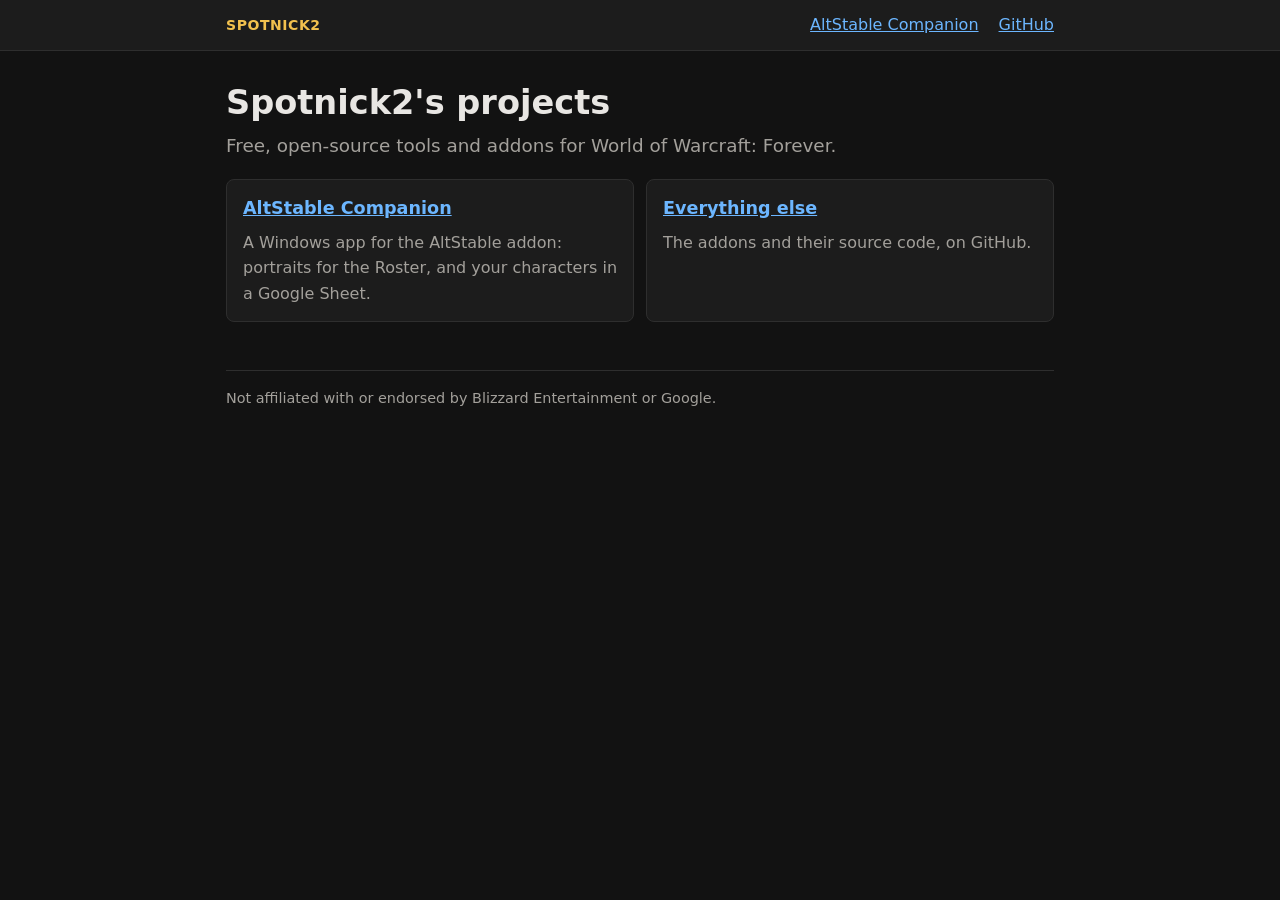
<file: index.html>
<!doctype html>
<html lang="en">
<head>
  <meta charset="utf-8">
  <meta name="viewport" content="width=device-width, initial-scale=1">
  <title>Spotnick2's projects</title>
  <meta name="description" content="Free tools and addons for World of Warcraft: Forever by Spotnick2.">
  <link rel="stylesheet" href="/style.css">
</head>
<body>
  <header class="site">
    <nav>
      <span class="brand">Spotnick2</span>
      <a href="/altstable-companion/">AltStable Companion</a>
      <a href="https://github.com/Spotnick2">GitHub</a>
    </nav>
  </header>
  <main>
    <h1>Spotnick2's projects</h1>
    <p class="lede">Free, open-source tools and addons for World of Warcraft: Forever.</p>

    <div class="cards">
      <div class="card">
        <h3><a href="/altstable-companion/">AltStable Companion</a></h3>
        <p>A Windows app for the AltStable addon: portraits for the Roster, and your characters in a Google Sheet.</p>
      </div>
      <div class="card">
        <h3><a href="https://github.com/Spotnick2">Everything else</a></h3>
        <p>The addons and their source code, on GitHub.</p>
      </div>
    </div>

    <footer>
      Not affiliated with or endorsed by Blizzard Entertainment or Google.
    </footer>
  </main>
</body>
</html>
</file>
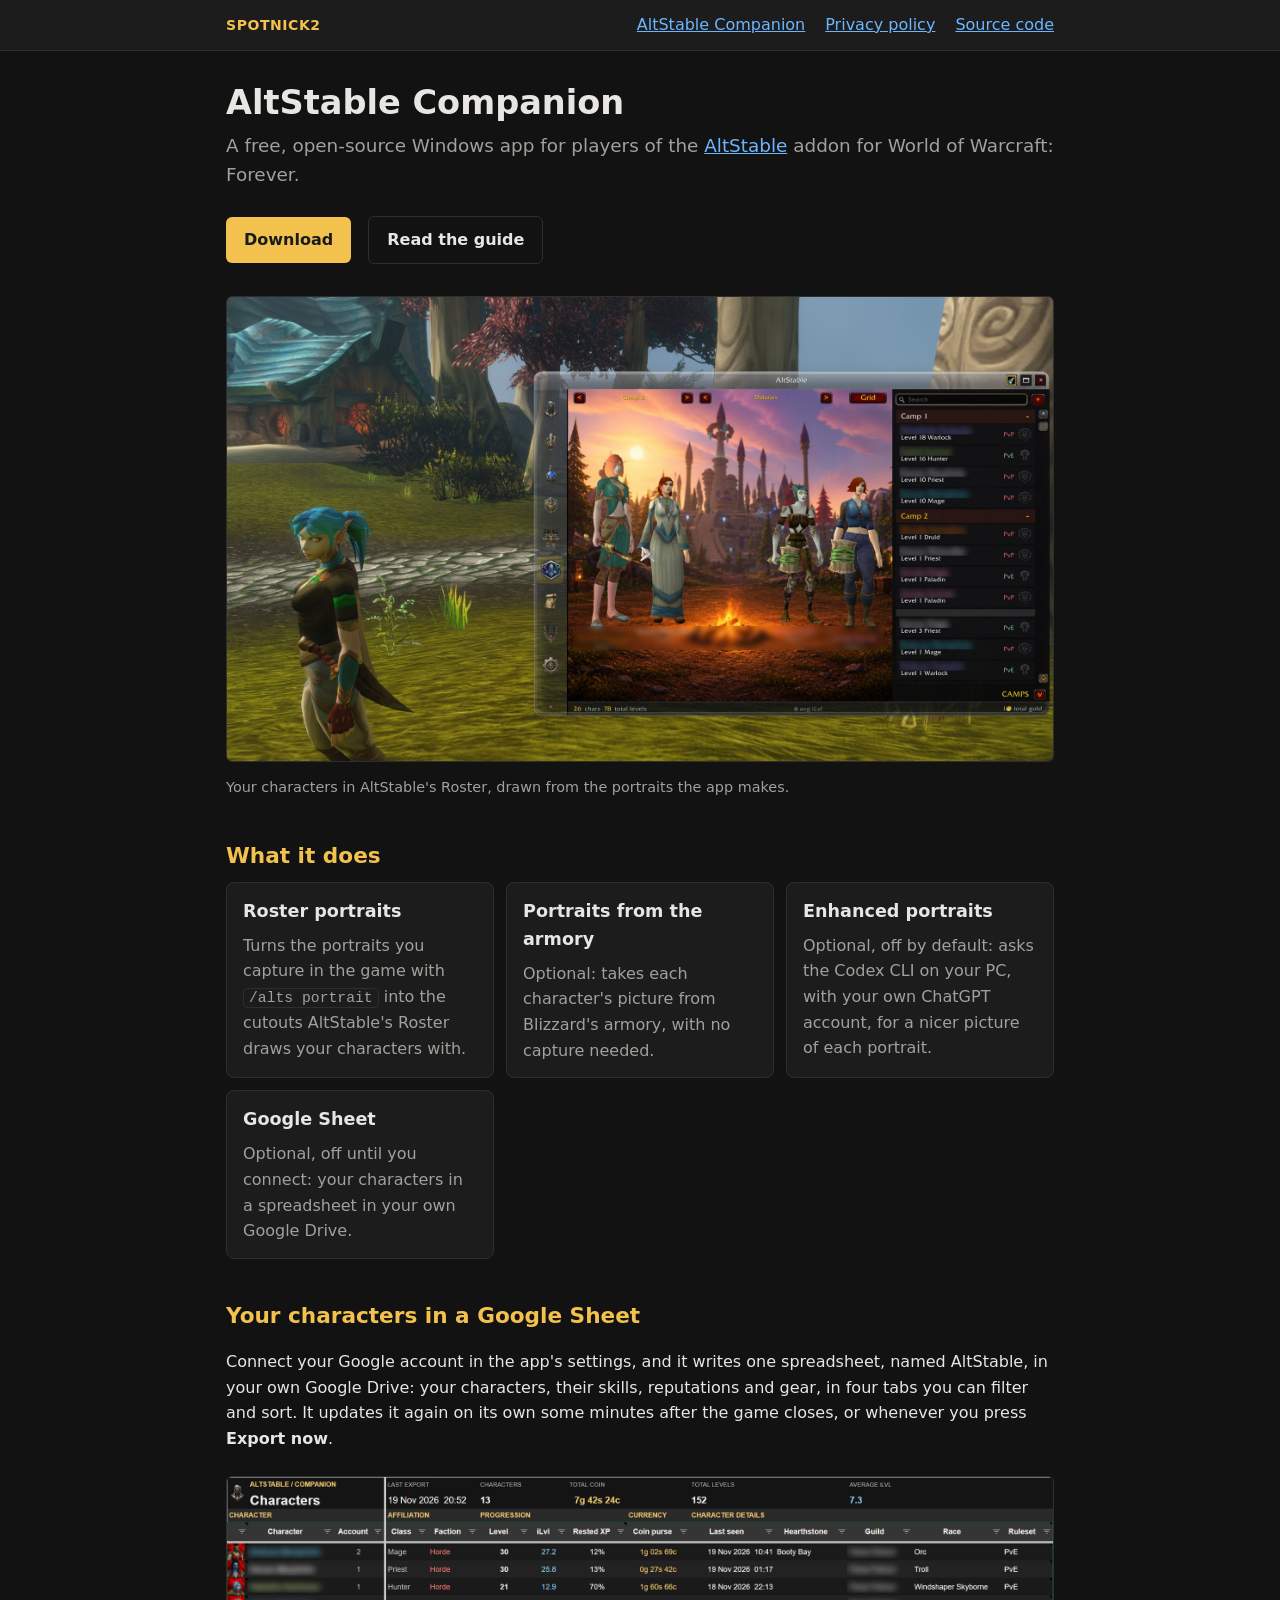
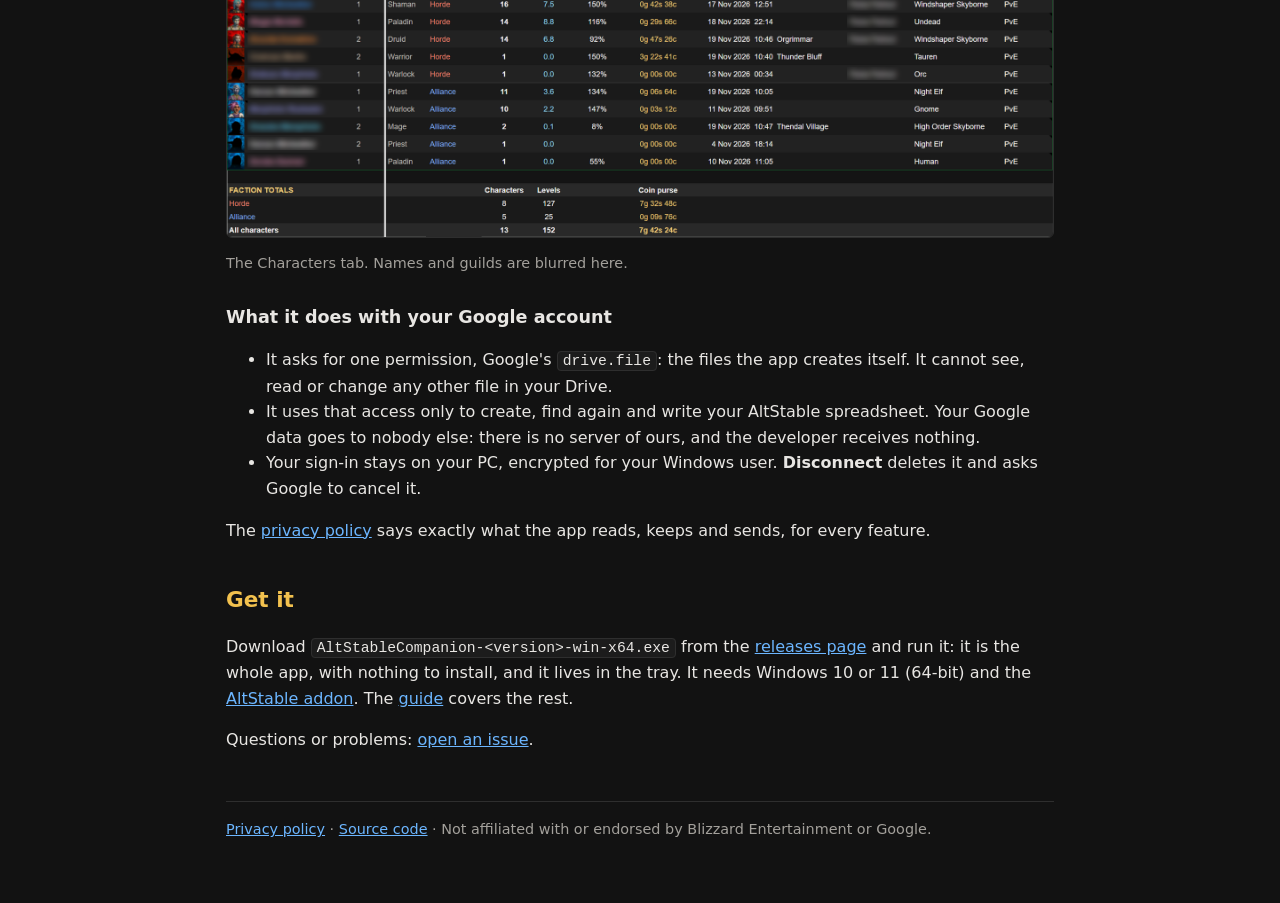
<file: altstable-companion/index.html>
<!doctype html>
<html lang="en">
<head>
  <meta charset="utf-8">
  <meta name="viewport" content="width=device-width, initial-scale=1">
  <title>AltStable Companion</title>
  <meta name="description" content="A free Windows app for the AltStable addon for World of Warcraft: Forever: portraits for the Roster, and your characters in a Google Sheet.">
  <link rel="stylesheet" href="/style.css">
</head>
<body>
  <header class="site">
    <nav>
      <span class="brand">Spotnick2</span>
      <a href="/altstable-companion/">AltStable Companion</a>
      <a href="/altstable-companion/privacy/">Privacy policy</a>
      <a href="https://github.com/Spotnick2/AltStableCompanion">Source code</a>
    </nav>
  </header>
  <main>
    <h1>AltStable Companion</h1>
    <p class="lede">A free, open-source Windows app for players of the
      <a href="https://github.com/Spotnick2/AltStable">AltStable</a> addon for World of Warcraft: Forever.</p>

    <a class="button" href="https://github.com/Spotnick2/AltStableCompanion/releases">Download</a>
    <a class="button secondary" href="https://github.com/Spotnick2/AltStableCompanion#readme">Read the guide</a>

    <figure>
      <img src="roster.jpg" alt="Four characters standing around a campfire in AltStable's Roster" width="1920" height="1080" loading="lazy">
      <figcaption>Your characters in AltStable's Roster, drawn from the portraits the app makes.</figcaption>
    </figure>

    <h2>What it does</h2>
    <div class="cards">
      <div class="card">
        <h3>Roster portraits</h3>
        <p>Turns the portraits you capture in the game with <code>/alts portrait</code> into the cutouts AltStable's Roster draws your characters with.</p>
      </div>
      <div class="card">
        <h3>Portraits from the armory</h3>
        <p>Optional: takes each character's picture from Blizzard's armory, with no capture needed.</p>
      </div>
      <div class="card">
        <h3>Enhanced portraits</h3>
        <p>Optional, off by default: asks the Codex CLI on your PC, with your own ChatGPT account, for a nicer picture of each portrait.</p>
      </div>
      <div class="card">
        <h3>Google Sheet</h3>
        <p>Optional, off until you connect: your characters in a spreadsheet in your own Google Drive.</p>
      </div>
    </div>

    <h2>Your characters in a Google Sheet</h2>
    <p>Connect your Google account in the app's settings, and it writes one spreadsheet, named
      AltStable, in your own Google Drive: your characters, their skills, reputations and gear,
      in four tabs you can filter and sort. It updates it again on its own some minutes after the
      game closes, or whenever you press <strong>Export now</strong>.</p>

    <figure>
      <img src="sheet.png" alt="The Characters tab of the AltStable spreadsheet: portraits, class-coloured names, levels, coin, hearthstones and each faction's totals" width="1860" height="812" loading="lazy">
      <figcaption>The Characters tab. Names and guilds are blurred here.</figcaption>
    </figure>

    <h3>What it does with your Google account</h3>
    <ul>
      <li>It asks for one permission, Google's <code>drive.file</code>: the files the app creates
        itself. It cannot see, read or change any other file in your Drive.</li>
      <li>It uses that access only to create, find again and write your AltStable spreadsheet.
        Your Google data goes to nobody else: there is no server of ours, and the developer
        receives nothing.</li>
      <li>Your sign-in stays on your PC, encrypted for your Windows user. <strong>Disconnect</strong>
        deletes it and asks Google to cancel it.</li>
    </ul>
    <p>The <a href="/altstable-companion/privacy/">privacy policy</a> says exactly what the app reads,
      keeps and sends, for every feature.</p>

    <h2>Get it</h2>
    <p>Download <code>AltStableCompanion-&lt;version&gt;-win-x64.exe</code> from the
      <a href="https://github.com/Spotnick2/AltStableCompanion/releases">releases page</a> and run it:
      it is the whole app, with nothing to install, and it lives in the tray. It needs Windows 10
      or 11 (64-bit) and the <a href="https://www.curseforge.com/wow/addons/altstable">AltStable addon</a>.
      The <a href="https://github.com/Spotnick2/AltStableCompanion#readme">guide</a> covers the rest.</p>
    <p>Questions or problems: <a href="https://github.com/Spotnick2/AltStableCompanion/issues">open an issue</a>.</p>

    <footer>
      <a href="/altstable-companion/privacy/">Privacy policy</a> ·
      <a href="https://github.com/Spotnick2/AltStableCompanion">Source code</a> ·
      Not affiliated with or endorsed by Blizzard Entertainment or Google.
    </footer>
  </main>
</body>
</html>
</file>
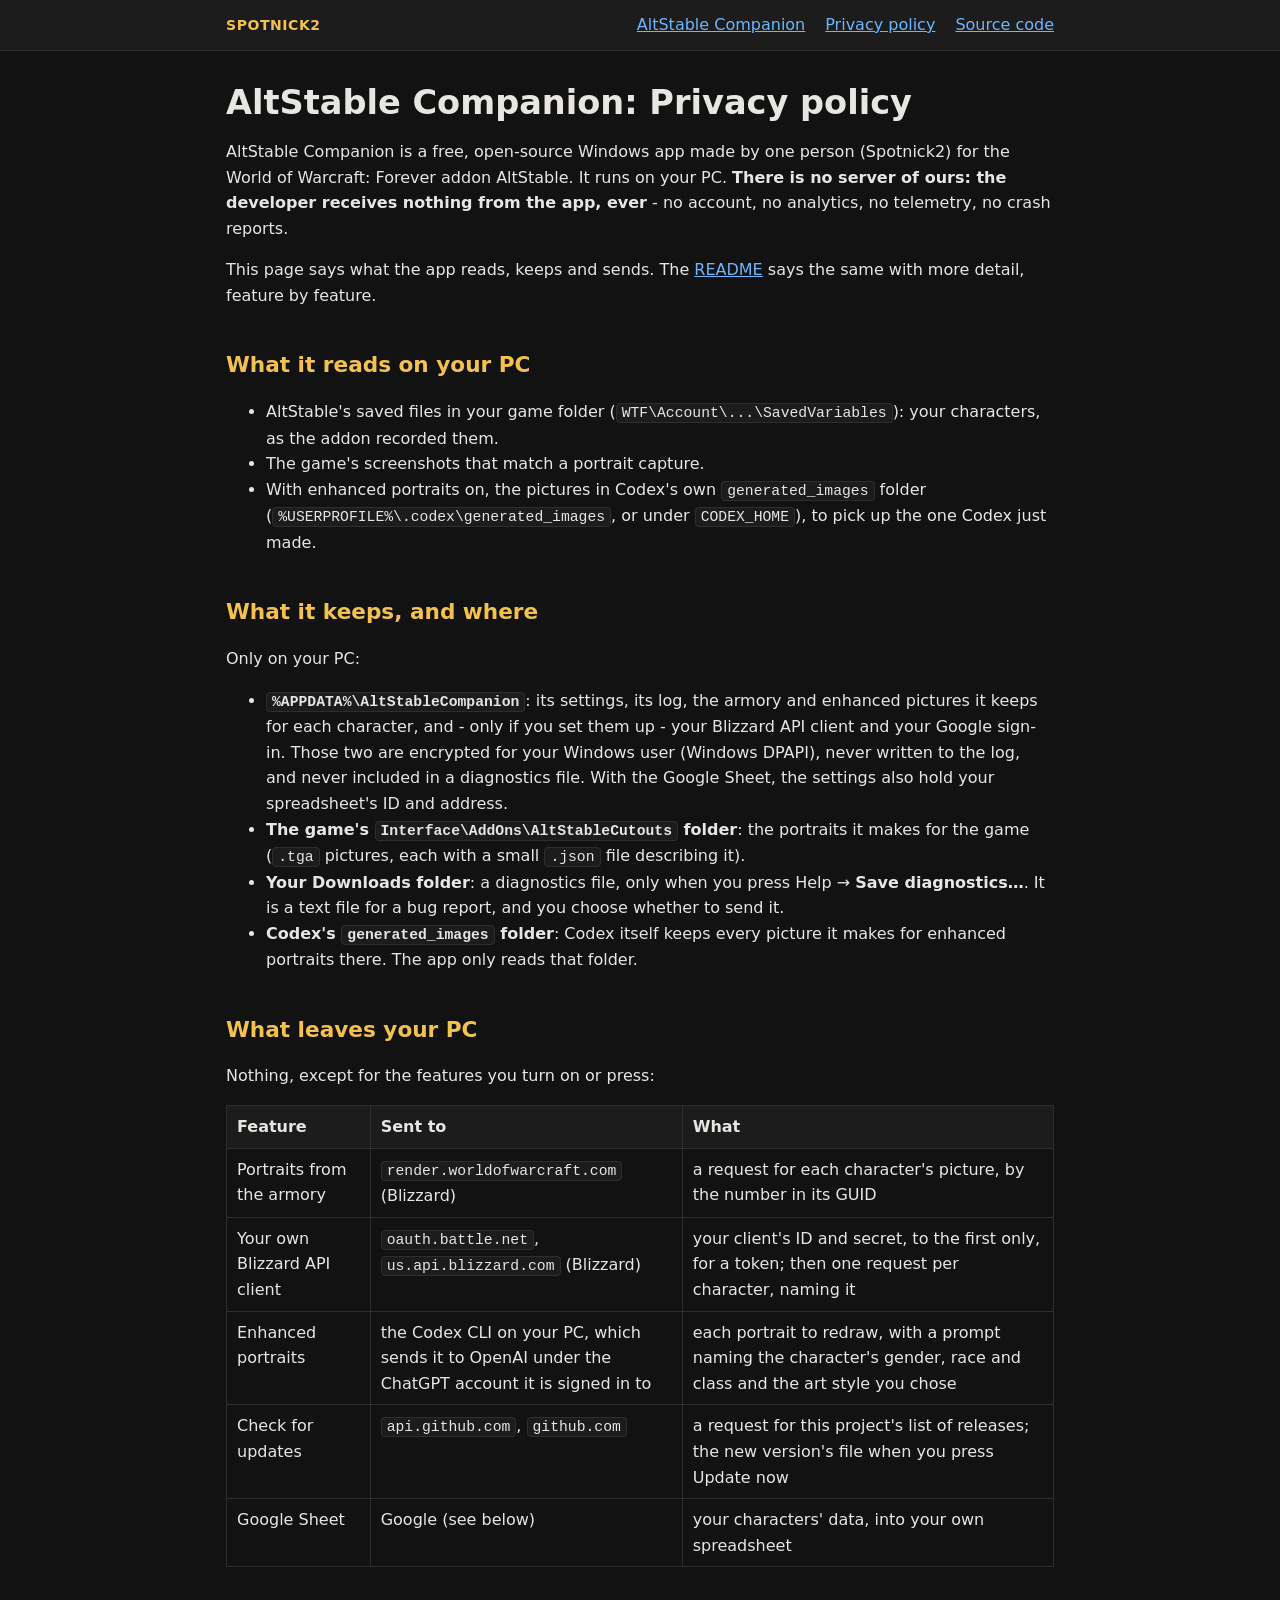
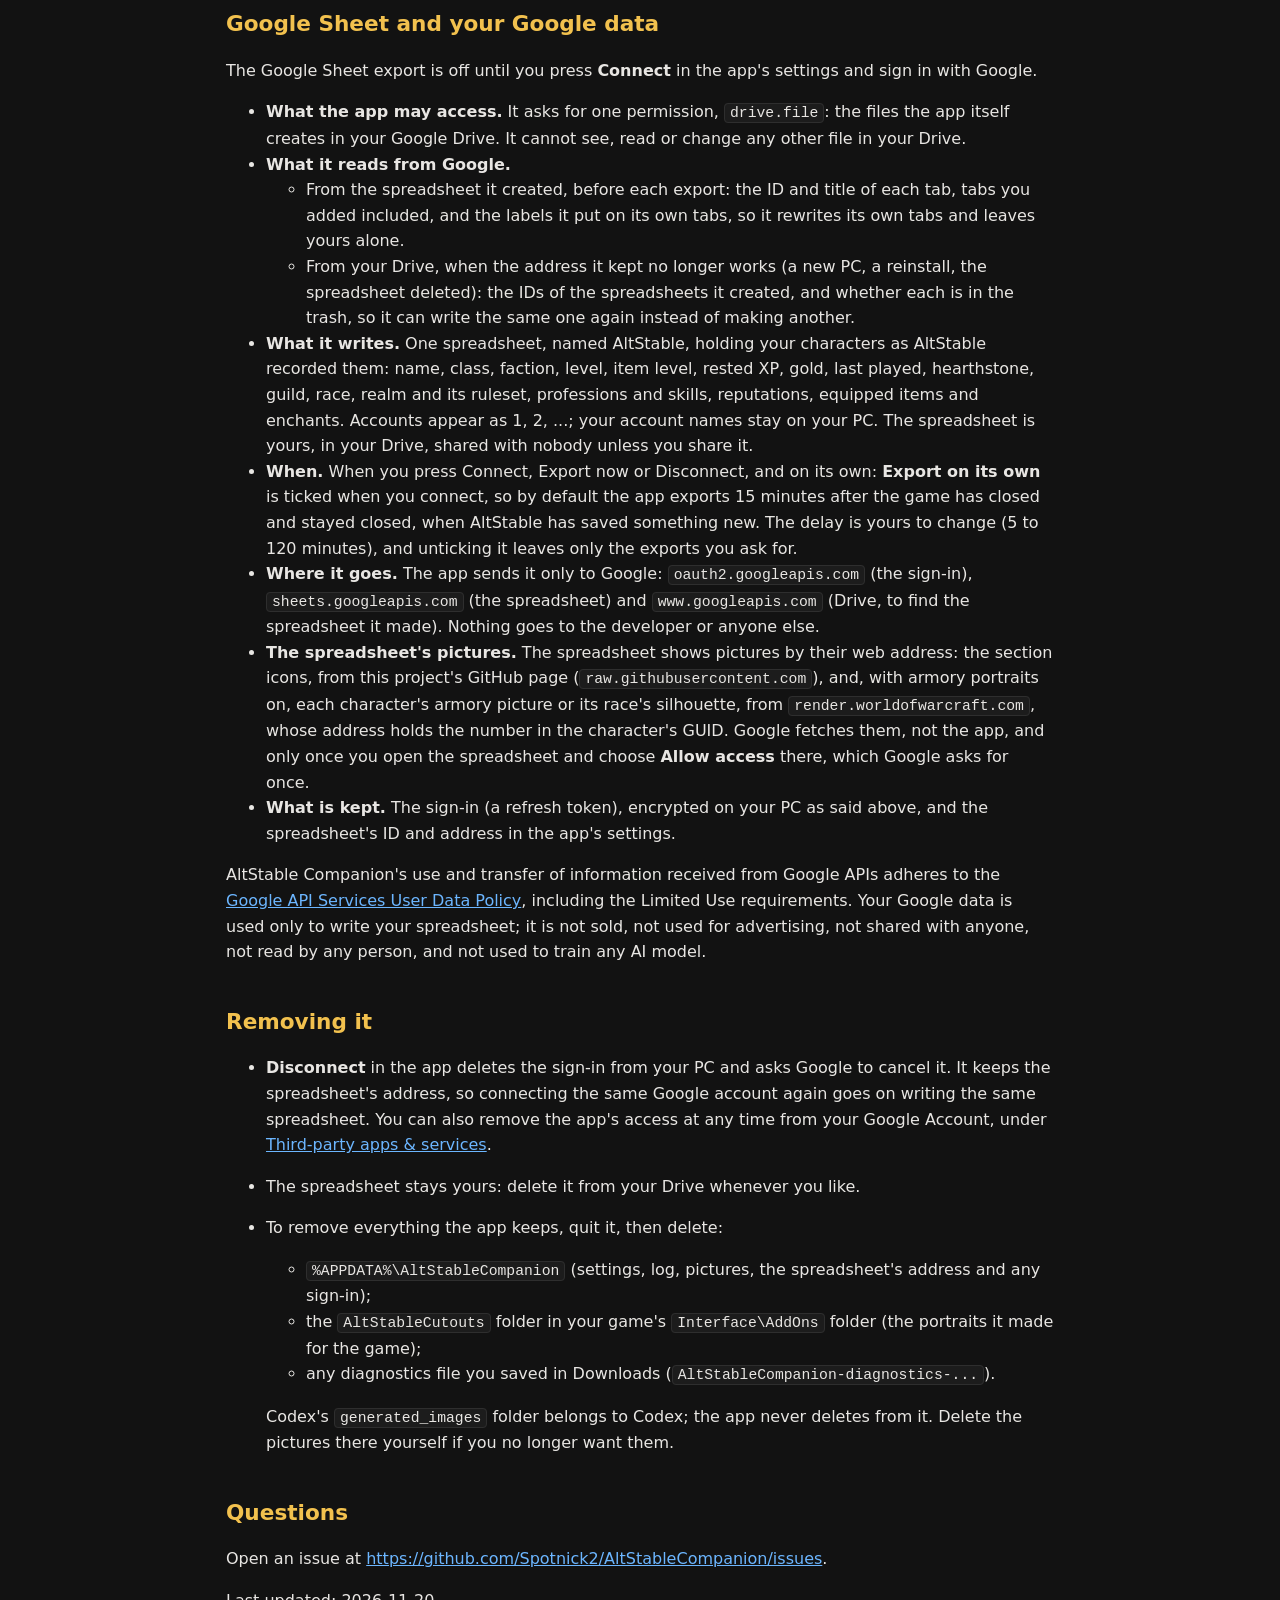
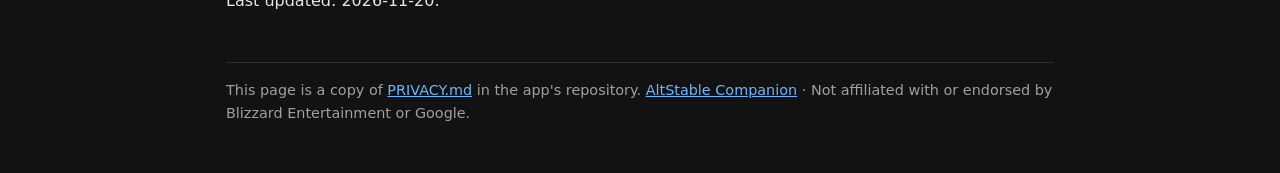
<file: altstable-companion/privacy/index.html>
<!doctype html>
<html lang="en">
<head>
  <meta charset="utf-8">
  <meta name="viewport" content="width=device-width, initial-scale=1">
  <title>AltStable Companion privacy policy</title>
  <meta name="description" content="What AltStable Companion reads, keeps and sends, and what it does with your Google data.">
  <link rel="stylesheet" href="/style.css">
</head>
<body>
  <header class="site">
    <nav>
      <span class="brand">Spotnick2</span>
      <a href="/altstable-companion/">AltStable Companion</a>
      <a href="/altstable-companion/privacy/">Privacy policy</a>
      <a href="https://github.com/Spotnick2/AltStableCompanion">Source code</a>
    </nav>
  </header>
  <main>
    <h1>AltStable Companion: Privacy policy</h1>
<p>AltStable Companion is a free, open-source Windows app made by one person (Spotnick2) for the
World of Warcraft: Forever addon AltStable. It runs on your PC. <strong>There is no server of ours:
the developer receives nothing from the app, ever</strong> - no account, no analytics, no telemetry,
no crash reports.</p>
<p>This page says what the app reads, keeps and sends. The <a href="https://github.com/Spotnick2/AltStableCompanion/blob/main/README.md#what-it-touches">README</a>
says the same with more detail, feature by feature.</p>
<div class="markdown-heading"><h2 class="heading-element">What it reads on your PC</h2><a id="user-content-what-it-reads-on-your-pc" class="anchor" aria-label="Permalink: What it reads on your PC" href="#what-it-reads-on-your-pc"><span aria-hidden="true" class="octicon octicon-link"></span></a></div>
<ul>
<li>AltStable's saved files in your game folder (<code>WTF\Account\...\SavedVariables</code>): your
characters, as the addon recorded them.</li>
<li>The game's screenshots that match a portrait capture.</li>
<li>With enhanced portraits on, the pictures in Codex's own <code>generated_images</code> folder
(<code>%USERPROFILE%\.codex\generated_images</code>, or under <code>CODEX_HOME</code>), to pick up the one
Codex just made.</li>
</ul>
<div class="markdown-heading"><h2 class="heading-element">What it keeps, and where</h2><a id="user-content-what-it-keeps-and-where" class="anchor" aria-label="Permalink: What it keeps, and where" href="#what-it-keeps-and-where"><span aria-hidden="true" class="octicon octicon-link"></span></a></div>
<p>Only on your PC:</p>
<ul>
<li>
<strong><code>%APPDATA%\AltStableCompanion</code></strong>: its settings, its log, the armory and enhanced
pictures it keeps for each character, and - only if you set them up - your Blizzard API
client and your Google sign-in. Those two are encrypted for your Windows user (Windows
DPAPI), never written to the log, and never included in a diagnostics file. With the
Google Sheet, the settings also hold your spreadsheet's ID and address.</li>
<li>
<strong>The game's <code>Interface\AddOns\AltStableCutouts</code> folder</strong>: the portraits it makes for the
game (<code>.tga</code> pictures, each with a small <code>.json</code> file describing it).</li>
<li>
<strong>Your Downloads folder</strong>: a diagnostics file, only when you press Help → <strong>Save
diagnostics…</strong>. It is a text file for a bug report, and you choose whether to send it.</li>
<li>
<strong>Codex's <code>generated_images</code> folder</strong>: Codex itself keeps every picture it makes for
enhanced portraits there. The app only reads that folder.</li>
</ul>
<div class="markdown-heading"><h2 class="heading-element">What leaves your PC</h2><a id="user-content-what-leaves-your-pc" class="anchor" aria-label="Permalink: What leaves your PC" href="#what-leaves-your-pc"><span aria-hidden="true" class="octicon octicon-link"></span></a></div>
<p>Nothing, except for the features you turn on or press:</p>
<table>
<thead>
<tr>
<th>Feature</th>
<th>Sent to</th>
<th>What</th>
</tr>
</thead>
<tbody>
<tr>
<td>Portraits from the armory</td>
<td>
<code>render.worldofwarcraft.com</code> (Blizzard)</td>
<td>a request for each character's picture, by the number in its GUID</td>
</tr>
<tr>
<td>Your own Blizzard API client</td>
<td>
<code>oauth.battle.net</code>, <code>us.api.blizzard.com</code> (Blizzard)</td>
<td>your client's ID and secret, to the first only, for a token; then one request per character, naming it</td>
</tr>
<tr>
<td>Enhanced portraits</td>
<td>the Codex CLI on your PC, which sends it to OpenAI under the ChatGPT account it is signed in to</td>
<td>each portrait to redraw, with a prompt naming the character's gender, race and class and the art style you chose</td>
</tr>
<tr>
<td>Check for updates</td>
<td>
<code>api.github.com</code>, <code>github.com</code>
</td>
<td>a request for this project's list of releases; the new version's file when you press Update now</td>
</tr>
<tr>
<td>Google Sheet</td>
<td>Google (see below)</td>
<td>your characters' data, into your own spreadsheet</td>
</tr>
</tbody>
</table>
<div class="markdown-heading"><h2 class="heading-element">Google Sheet and your Google data</h2><a id="user-content-google-sheet-and-your-google-data" class="anchor" aria-label="Permalink: Google Sheet and your Google data" href="#google-sheet-and-your-google-data"><span aria-hidden="true" class="octicon octicon-link"></span></a></div>
<p>The Google Sheet export is off until you press <strong>Connect</strong> in the app's settings and sign in
with Google.</p>
<ul>
<li>
<strong>What the app may access.</strong> It asks for one permission, <code>drive.file</code>: the files the app
itself creates in your Google Drive. It cannot see, read or change any other file in your
Drive.</li>
<li>
<strong>What it reads from Google.</strong>
<ul>
<li>From the spreadsheet it created, before each export: the ID and title of each tab, tabs
you added included, and the labels it put on its own tabs, so it rewrites its own tabs
and leaves yours alone.</li>
<li>From your Drive, when the address it kept no longer works (a new PC, a reinstall, the
spreadsheet deleted): the IDs of the spreadsheets it created, and whether each is in the
trash, so it can write the same one again instead of making another.</li>
</ul>
</li>
<li>
<strong>What it writes.</strong> One spreadsheet, named AltStable, holding your characters as AltStable
recorded them: name, class, faction, level, item level, rested XP, gold, last played,
hearthstone, guild, race, realm and its ruleset, professions and skills, reputations,
equipped items and enchants. Accounts appear as 1, 2, ...; your account names stay on your
PC. The spreadsheet is yours, in your Drive, shared with nobody unless you share it.</li>
<li>
<strong>When.</strong> When you press Connect, Export now or Disconnect, and on its own: <strong>Export on its
own</strong> is ticked when you connect, so by default the app exports 15 minutes after the game
has closed and stayed closed, when AltStable has saved something new. The delay is yours
to change (5 to 120 minutes), and unticking it leaves only the exports you ask for.</li>
<li>
<strong>Where it goes.</strong> The app sends it only to Google: <code>oauth2.googleapis.com</code> (the sign-in),
<code>sheets.googleapis.com</code> (the spreadsheet) and <code>www.googleapis.com</code> (Drive, to find the
spreadsheet it made). Nothing goes to the developer or anyone else.</li>
<li>
<strong>The spreadsheet's pictures.</strong> The spreadsheet shows pictures by their web address: the
section icons, from this project's GitHub page (<code>raw.githubusercontent.com</code>), and, with
armory portraits on, each character's armory picture or its race's silhouette, from
<code>render.worldofwarcraft.com</code>, whose address holds the number in the character's GUID.
Google fetches them, not the app, and only once you open the spreadsheet and choose
<strong>Allow access</strong> there, which Google asks for once.</li>
<li>
<strong>What is kept.</strong> The sign-in (a refresh token), encrypted on your PC as said above, and the
spreadsheet's ID and address in the app's settings.</li>
</ul>
<p>AltStable Companion's use and transfer of information received from Google APIs adheres to
the <a href="https://developers.google.com/terms/api-services-user-data-policy" rel="nofollow">Google API Services User Data Policy</a>,
including the Limited Use requirements. Your Google data is used only to write your
spreadsheet; it is not sold, not used for advertising, not shared with anyone, not read by
any person, and not used to train any AI model.</p>
<div class="markdown-heading"><h2 class="heading-element">Removing it</h2><a id="user-content-removing-it" class="anchor" aria-label="Permalink: Removing it" href="#removing-it"><span aria-hidden="true" class="octicon octicon-link"></span></a></div>
<ul>
<li>
<p><strong>Disconnect</strong> in the app deletes the sign-in from your PC and asks Google to cancel it.
It keeps the spreadsheet's address, so connecting the same Google account again goes on
writing the same spreadsheet. You can also remove the app's access at any time from your
Google Account, under <a href="https://myaccount.google.com/connections" rel="nofollow">Third-party apps &amp; services</a>.</p>
</li>
<li>
<p>The spreadsheet stays yours: delete it from your Drive whenever you like.</p>
</li>
<li>
<p>To remove everything the app keeps, quit it, then delete:</p>
<ul>
<li>
<code>%APPDATA%\AltStableCompanion</code> (settings, log, pictures, the spreadsheet's address and
any sign-in);</li>
<li>the <code>AltStableCutouts</code> folder in your game's <code>Interface\AddOns</code> folder (the portraits it
made for the game);</li>
<li>any diagnostics file you saved in Downloads (<code>AltStableCompanion-diagnostics-...</code>).</li>
</ul>
<p>Codex's <code>generated_images</code> folder belongs to Codex; the app never deletes from it. Delete
the pictures there yourself if you no longer want them.</p>
</li>
</ul>
<div class="markdown-heading"><h2 class="heading-element">Questions</h2><a id="user-content-questions" class="anchor" aria-label="Permalink: Questions" href="#questions"><span aria-hidden="true" class="octicon octicon-link"></span></a></div>
<p>Open an issue at <a href="https://github.com/Spotnick2/AltStableCompanion/issues">https://github.com/Spotnick2/AltStableCompanion/issues</a>.</p>
<p>Last updated: 2026-11-20.</p>
    <footer>
      This page is a copy of
      <a href="https://github.com/Spotnick2/AltStableCompanion/blob/main/PRIVACY.md">PRIVACY.md</a>
      in the app's repository. <a href="/altstable-companion/">AltStable Companion</a> ·
      Not affiliated with or endorsed by Blizzard Entertainment or Google.
    </footer>
  </main>
</body>
</html>
</file>
<file: style.css>
:root {
  color-scheme: dark;
  --bg: #121212;
  --panel: #1c1c1c;
  --line: #2e2e2e;
  --text: #e8e6e3;
  --muted: #a3a09b;
  --gold: #f2c14e;
  --link: #6cb6ff;
}

* { box-sizing: border-box; }

body {
  margin: 0;
  background: var(--bg);
  color: var(--text);
  font: 16px/1.6 system-ui, -apple-system, "Segoe UI", Roboto, sans-serif;
}

main {
  max-width: 860px;
  margin: 0 auto;
  padding: 32px 16px 64px;
}

header.site {
  border-bottom: 1px solid var(--line);
  background: var(--panel);
}

header.site nav {
  max-width: 860px;
  margin: 0 auto;
  padding: 12px 16px;
  display: flex;
  gap: 20px;
  flex-wrap: wrap;
  align-items: baseline;
}

header.site .brand {
  color: var(--gold);
  font-weight: 700;
  letter-spacing: .04em;
  text-transform: uppercase;
  font-size: 14px;
  margin-right: auto;
}

a { color: var(--link); }
a:hover { text-decoration-thickness: 2px; }

h1 { font-size: 2.1rem; line-height: 1.2; margin: 0 0 8px; }
h2 { font-size: 1.35rem; margin: 40px 0 8px; color: var(--gold); }
h3 { font-size: 1.1rem; margin: 28px 0 8px; }

.lede { font-size: 1.15rem; color: var(--muted); margin-top: 0; }

img { max-width: 100%; height: auto; border-radius: 6px; border: 1px solid var(--line); }
figure { margin: 24px 0; }
figcaption { color: var(--muted); font-size: .9rem; margin-top: 6px; }

.cards { display: grid; gap: 12px; grid-template-columns: repeat(auto-fit, minmax(220px, 1fr)); }
.card { background: var(--panel); border: 1px solid var(--line); border-radius: 8px; padding: 14px 16px; }
.card h3 { margin-top: 0; }
.card p { margin: 0; color: var(--muted); }

.button {
  display: inline-block;
  background: var(--gold);
  color: #1a1a1a;
  font-weight: 700;
  text-decoration: none;
  padding: 10px 18px;
  border-radius: 6px;
  margin: 8px 12px 8px 0;
}
.button.secondary { background: transparent; color: var(--text); border: 1px solid var(--line); }

table { border-collapse: collapse; width: 100%; display: block; overflow-x: auto; margin: 16px 0; }
th, td { border: 1px solid var(--line); padding: 8px 10px; text-align: left; vertical-align: top; }
th { background: var(--panel); }

code { background: var(--panel); border: 1px solid var(--line); border-radius: 4px; padding: 1px 5px; font-size: .92em; overflow-wrap: anywhere; }

footer { border-top: 1px solid var(--line); margin-top: 48px; padding-top: 16px; color: var(--muted); font-size: .9rem; }
</file>
